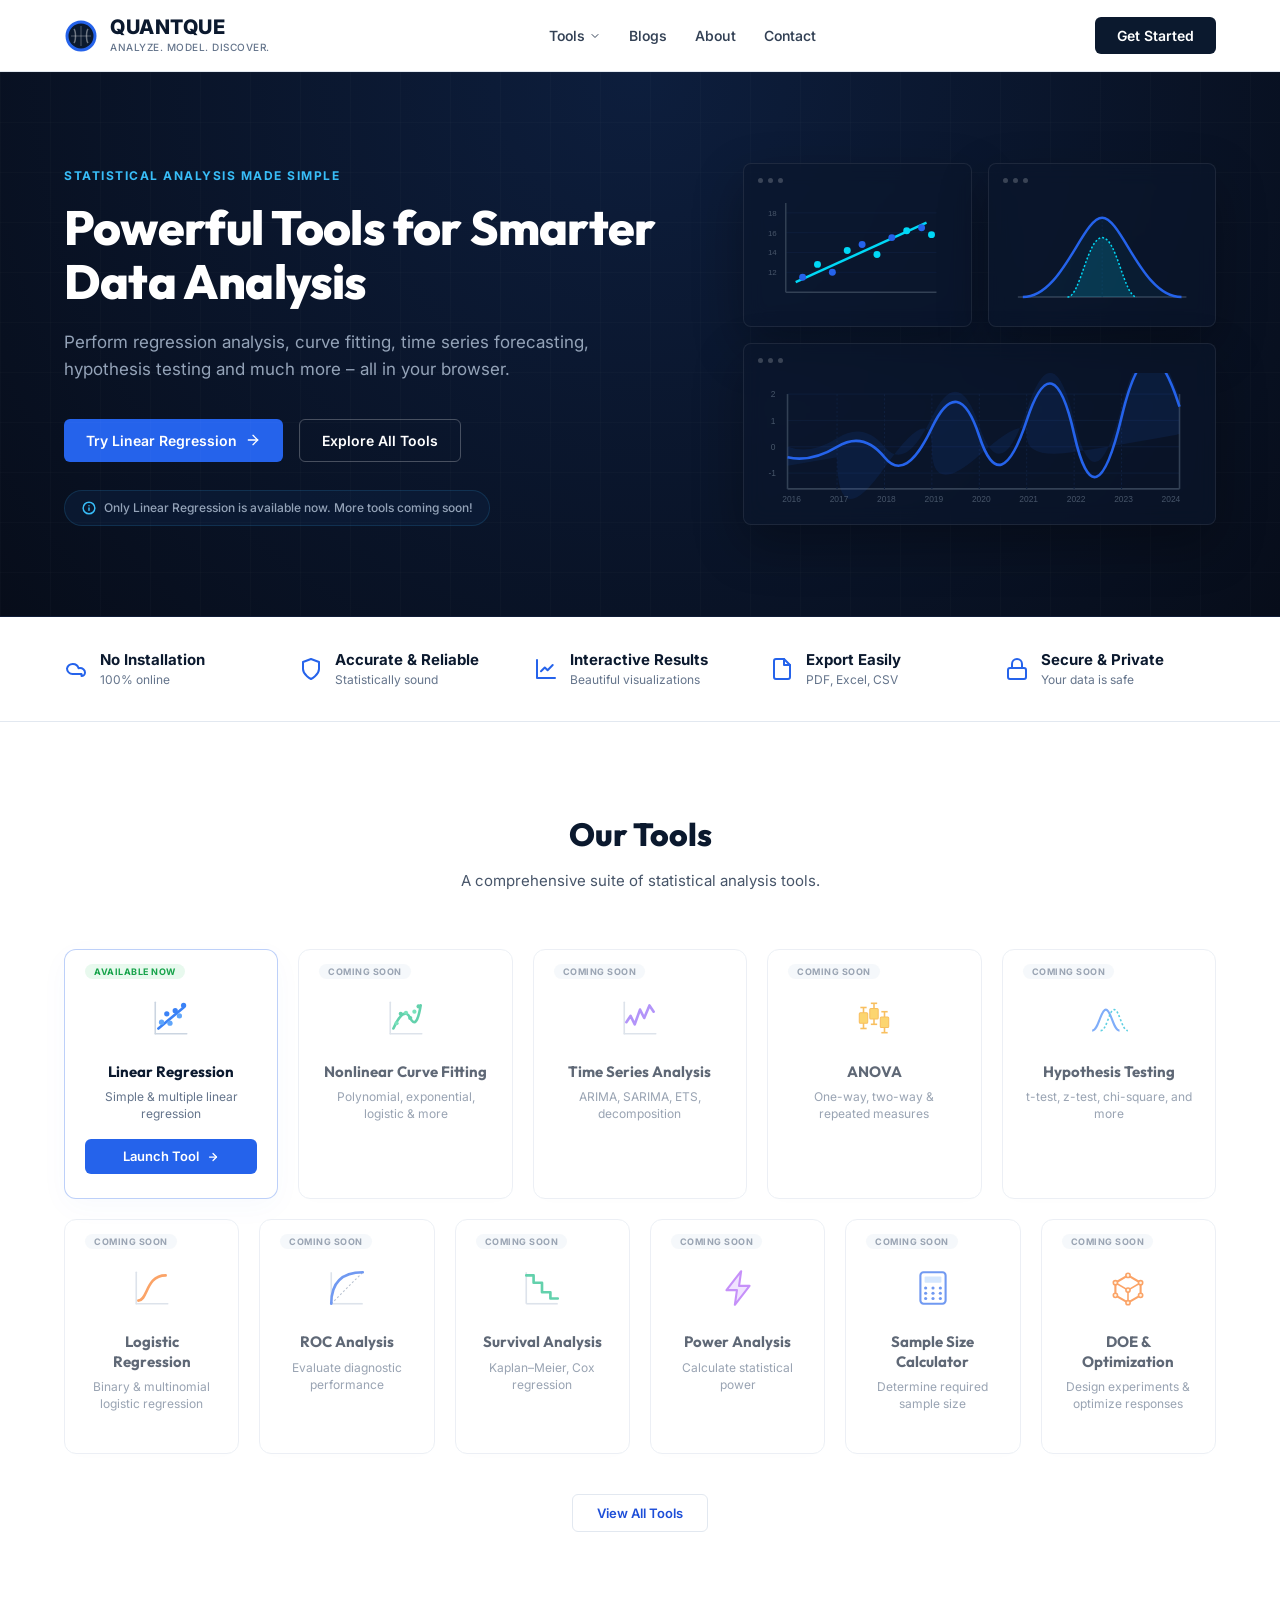
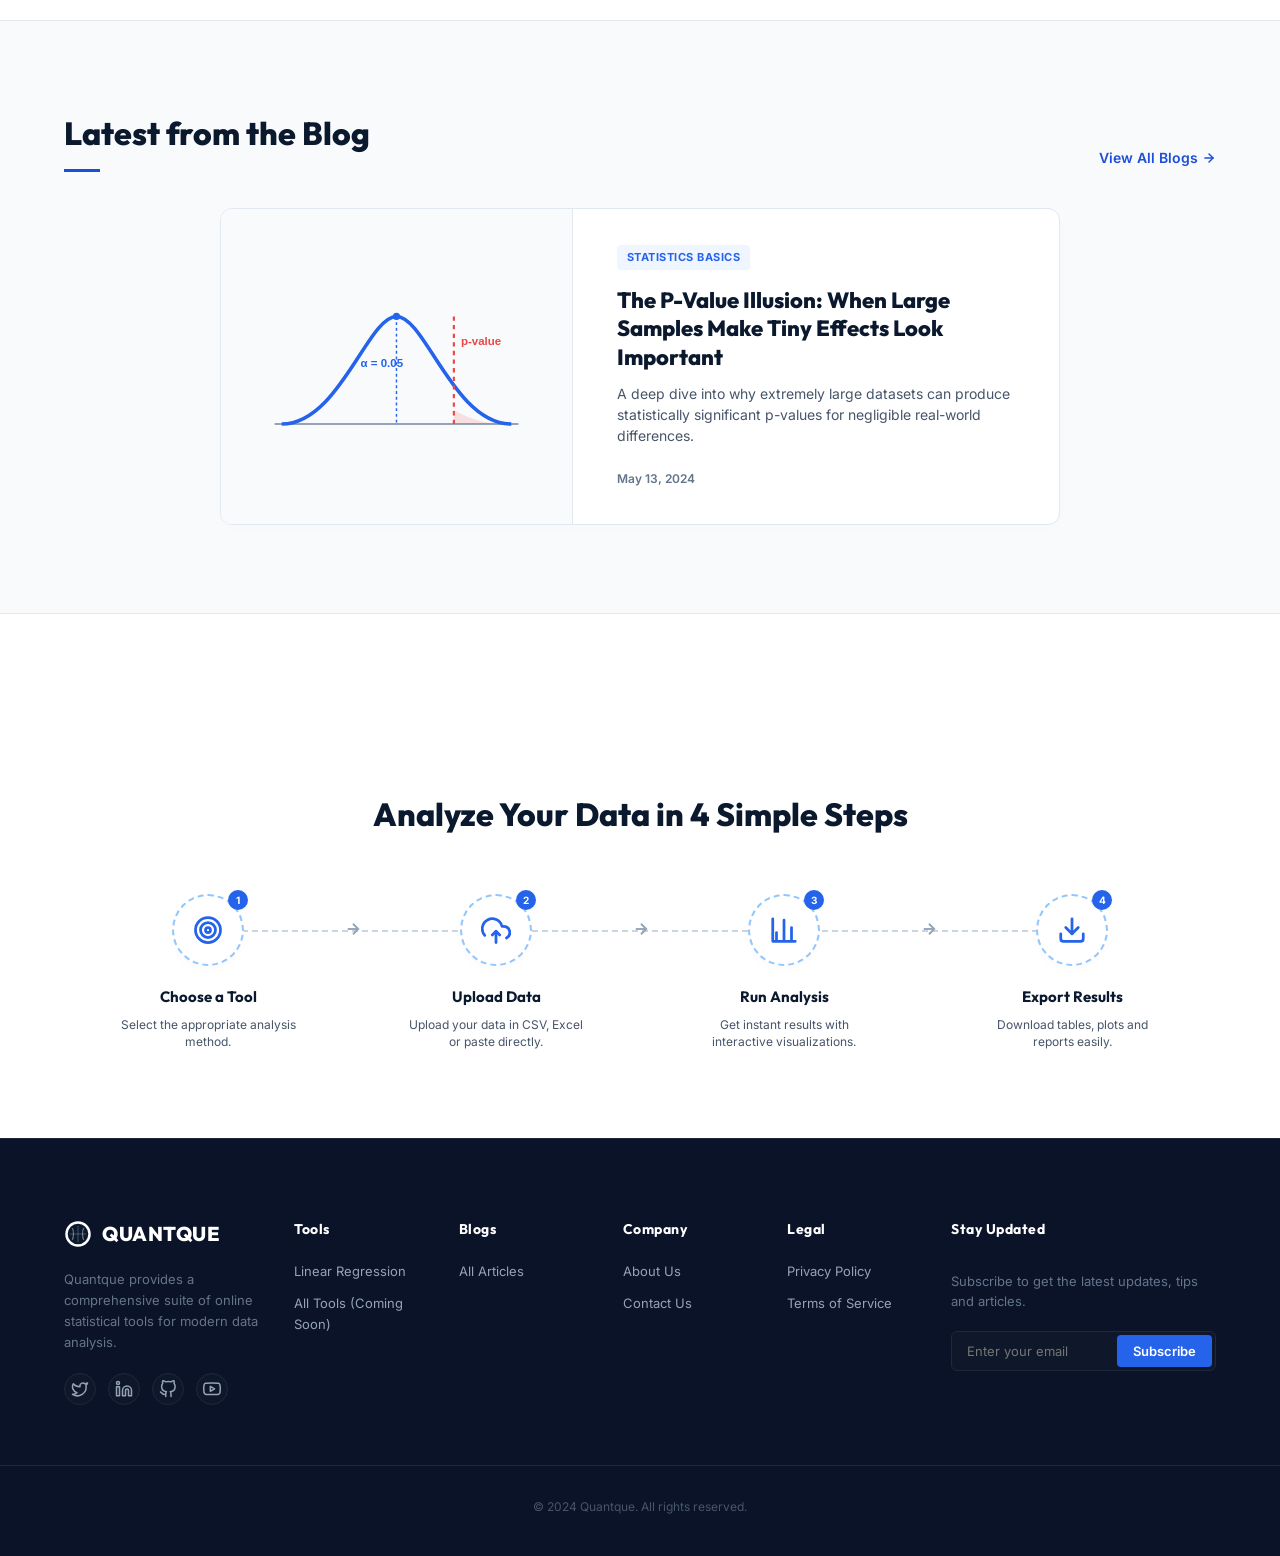
<file: index.html>
<!DOCTYPE html>
<html lang="en">
<head>
    <meta charset="UTF-8">
    <meta name="viewport" content="width=device-width, initial-scale=1.0">
    <title>QuantQue - Data Science & Models</title>
    <link rel="stylesheet" href="styles.css">
</head>
<body>

    <!-- Header / Navbar -->
    <header class="header">
        <div class="container header-container">
            <div class="logo-container">
                <div class="logo-icon">
                    <!-- Q logo: circle with global grid lines -->
                    <svg width="34" height="34" viewBox="0 0 34 34" fill="none" xmlns="http://www.w3.org/2000/svg">
                        <circle cx="17" cy="17" r="14" fill="#0b192e"/>
                        <circle cx="17" cy="17" r="14" stroke="#2563eb" stroke-width="3"/>
                        <path d="M7 17H27" stroke="rgba(255, 255, 255, 0.2)" stroke-width="1.5"/>
                        <path d="M17 7V27" stroke="rgba(255, 255, 255, 0.2)" stroke-width="1.5"/>
                        <path d="M10 10C12 12.5 12 21.5 10 24" stroke="rgba(255, 255, 255, 0.4)" stroke-width="1.5"/>
                        <path d="M24 10C22 12.5 22 21.5 24 24" stroke="rgba(255, 255, 255, 0.4)" stroke-width="1.5"/>
                    </svg>
                </div>
                <div class="logo-text">
                    <span class="logo-title">QUANTQUE</span>
                    <span class="logo-tagline">Analyze. Model. Discover.</span>
                </div>
            </div>
            
            <nav class="nav-links">
                <div class="nav-item">
                    Tools
                    <svg width="12" height="12" viewBox="0 0 24 24" fill="none" stroke="currentColor" stroke-width="2" stroke-linecap="round" stroke-linejoin="round"><path d="m6 9 6 6 6-6"/></svg>
                </div>
                <a href="#blog" class="nav-item">Blogs</a>
                <a href="#about" class="nav-item">About</a>
                <a href="#contact" class="nav-item">Contact</a>
            </nav>
            
            <div class="nav-actions">
                <button class="btn btn-primary">Get Started</button>
            </div>
        </div>
    </header>

    <!-- Hero Section -->
    <section class="hero">
        <div class="container hero-grid">
            <div class="hero-content">
                <span class="hero-tag">Statistical Analysis Made Simple</span>
                <h1 class="hero-title">Powerful Tools for Smarter Data Analysis</h1>
                <p class="hero-desc">
                    Perform regression analysis, curve fitting, time series forecasting, hypothesis testing and much more – all in your browser.
                </p>
                <div class="hero-actions">
                    <a href="tools/linear_regression_analysis/index.html" class="btn btn-blue">
                        Try Linear Regression 
                        <svg width="16" height="16" viewBox="0 0 24 24" fill="none" stroke="currentColor" stroke-width="2" stroke-linecap="round" stroke-linejoin="round"><path d="M5 12h14"/><path d="m12 5 7 7-7 7"/></svg>
                    </a>
                    <a href="#tools" class="btn btn-outline">Explore All Tools</a>
                </div>
                <div class="hero-notice">
                    <svg width="14" height="14" viewBox="0 0 24 24" fill="none" stroke="#38bdf8" stroke-width="2.5" stroke-linecap="round" stroke-linejoin="round"><circle cx="12" cy="12" r="10"/><line x1="12" y1="16" x2="12" y2="12"/><line x1="12" y1="8" x2="12.01" y2="8"/></svg>
                    <span>Only Linear Regression is available now. More tools coming soon!</span>
                </div>
            </div>
            
            <div class="hero-graphic">
                <div class="mockup-grid">
                    <!-- Top Left Card: Scatter Plot -->
                    <div class="mockup-card">
                        <div class="card-header-dots">
                            <span></span><span></span><span></span>
                        </div>
                        <svg class="chart-svg" viewBox="0 0 200 120" fill="none" xmlns="http://www.w3.org/2000/svg">
                            <!-- Grid lines -->
                            <line x1="28" y1="20" x2="180" y2="20" stroke="#10203e" stroke-width="0.75"/>
                            <line x1="28" y1="40" x2="180" y2="40" stroke="#10203e" stroke-width="0.75"/>
                            <line x1="28" y1="60" x2="180" y2="60" stroke="#10203e" stroke-width="0.75"/>
                            <line x1="28" y1="80" x2="180" y2="80" stroke="#10203e" stroke-width="0.75"/>
                            <line x1="28" y1="100" x2="180" y2="100" stroke="#334155" stroke-width="1.5"/>
                            <line x1="28" y1="10" x2="28" y2="100" stroke="#334155" stroke-width="1.5"/>
                            
                            <!-- Left tick labels -->
                            <text x="10" y="23" fill="#475569" font-size="8" font-family="sans-serif">18</text>
                            <text x="10" y="43" fill="#475569" font-size="8" font-family="sans-serif">16</text>
                            <text x="10" y="63" fill="#475569" font-size="8" font-family="sans-serif">14</text>
                            <text x="10" y="83" fill="#475569" font-size="8" font-family="sans-serif">12</text>
                            
                            <!-- Regression trendline -->
                            <line x1="38" y1="90" x2="170" y2="30" stroke="#00d8f6" stroke-width="2.5"/>
                            
                            <!-- Scatter points -->
                            <circle cx="45" cy="85" r="3.5" fill="#2563eb"/>
                            <circle cx="60" cy="72" r="3.5" fill="#00d8f6"/>
                            <circle cx="75" cy="80" r="3.5" fill="#2563eb"/>
                            <circle cx="90" cy="58" r="3.5" fill="#00d8f6"/>
                            <circle cx="105" cy="52" r="3.5" fill="#2563eb"/>
                            <circle cx="120" cy="62" r="3.5" fill="#00d8f6"/>
                            <circle cx="135" cy="45" r="3.5" fill="#2563eb"/>
                            <circle cx="150" cy="38" r="3.5" fill="#00d8f6"/>
                            <circle cx="165" cy="35" r="3.5" fill="#2563eb"/>
                            <circle cx="175" cy="42" r="3.5" fill="#00d8f6"/>
                        </svg>
                    </div>
                    
                    <!-- Top Right Card: Bell Curve -->
                    <div class="mockup-card">
                        <div class="card-header-dots">
                            <span></span><span></span><span></span>
                        </div>
                        <svg class="chart-svg" viewBox="0 0 200 120" fill="none" xmlns="http://www.w3.org/2000/svg">
                            <!-- Axes -->
                            <line x1="15" y1="105" x2="185" y2="105" stroke="#334155" stroke-width="1.5"/>
                            <line x1="100" y1="20" x2="100" y2="105" stroke="#10203e" stroke-dasharray="2 2"/>
                            
                            <!-- Bell curve area fill -->
                            <path d="M 20 105 C 60 105, 80 25, 100 25 C 120 25, 140 105, 180 105 Z" fill="rgba(6, 182, 212, 0.05)"/>
                            
                            <!-- Bell curve -->
                            <path d="M 20 105 C 60 105, 80 25, 100 25 C 120 25, 140 105, 180 105" stroke="#2563eb" stroke-width="2.5" fill="none"/>
                            
                            <!-- Normal shaded area -->
                            <path d="M 65 105 C 78 105, 85 45, 100 45 C 115 45, 122 105, 135 105 Z" fill="rgba(0, 216, 246, 0.15)"/>
                            <path d="M 65 105 C 78 105, 85 45, 100 45 C 115 45, 122 105, 135 105" stroke="#00d8f6" stroke-width="1.5" stroke-dasharray="2 2" fill="none"/>
                        </svg>
                    </div>
                    
                    <!-- Bottom Card: Time Series -->
                    <div class="mockup-card mockup-card-large">
                        <div class="card-header-dots">
                            <span></span><span></span><span></span>
                        </div>
                        <svg class="chart-svg" viewBox="0 0 420 130" fill="none" xmlns="http://www.w3.org/2000/svg">
                            <!-- Grid lines -->
                            <line x1="28" y1="20" x2="400" y2="20" stroke="#10203e" stroke-width="0.75"/>
                            <line x1="28" y1="45" x2="400" y2="45" stroke="#10203e" stroke-width="0.75"/>
                            <line x1="28" y1="70" x2="400" y2="70" stroke="#10203e" stroke-width="0.75"/>
                            <line x1="28" y1="95" x2="400" y2="95" stroke="#10203e" stroke-width="0.75"/>
                            <line x1="28" y1="110" x2="400" y2="110" stroke="#334155" stroke-width="1.5"/>
                            
                            <!-- Vertical grid columns -->
                            <line x1="28" y1="20" x2="28" y2="110" stroke="#334155" stroke-width="1.5"/>
                            <line x1="75" y1="20" x2="75" y2="110" stroke="#10203e" stroke-dasharray="2 2"/>
                            <line x1="120" y1="20" x2="120" y2="110" stroke="#10203e" stroke-dasharray="2 2"/>
                            <line x1="165" y1="20" x2="165" y2="110" stroke="#10203e" stroke-dasharray="2 2"/>
                            <line x1="210" y1="20" x2="210" y2="110" stroke="#10203e" stroke-dasharray="2 2"/>
                            <line x1="255" y1="20" x2="255" y2="110" stroke="#10203e" stroke-dasharray="2 2"/>
                            <line x1="300" y1="20" x2="300" y2="110" stroke="#10203e" stroke-dasharray="2 2"/>
                            <line x1="345" y1="20" x2="345" y2="110" stroke="#10203e" stroke-dasharray="2 2"/>
                            <line x1="400" y1="20" x2="400" y2="110" stroke="#334155" stroke-width="1.5"/>
                            
                            <!-- Left tick labels -->
                            <text x="12" y="23" fill="#475569" font-size="8" font-family="sans-serif">2</text>
                            <text x="12" y="48" fill="#475569" font-size="8" font-family="sans-serif">1</text>
                            <text x="12" y="73" fill="#475569" font-size="8" font-family="sans-serif">0</text>
                            <text x="10" y="98" fill="#475569" font-size="8" font-family="sans-serif">-1</text>
                            
                            <!-- Uncertainty shaded area -->
                            <path d="M 28 70 Q 50 78, 75 62 T 120 70 T 165 42 T 210 50 T 255 35 T 300 45 T 345 32 T 400 24 L 400 58 Q 345 68, 300 75 T 255 60 T 210 78 T 165 72 T 120 90 T 75 80 L 28 88 Z" fill="rgba(37, 99, 235, 0.1)"/>
                            
                            <!-- Main wavy time series line -->
                            <path d="M 28 80 Q 50 85, 75 70 T 120 80 T 165 52 T 210 60 T 255 45 T 300 58 T 345 42 T 400 32" stroke="#2563eb" stroke-width="2.5" fill="none"/>
                            
                            <!-- Axis labels -->
                            <text x="23" y="122" fill="#475569" font-size="8" font-family="sans-serif">2016</text>
                            <text x="68" y="122" fill="#475569" font-size="8" font-family="sans-serif">2017</text>
                            <text x="113" y="122" fill="#475569" font-size="8" font-family="sans-serif">2018</text>
                            <text x="158" y="122" fill="#475569" font-size="8" font-family="sans-serif">2019</text>
                            <text x="203" y="122" fill="#475569" font-size="8" font-family="sans-serif">2020</text>
                            <text x="248" y="122" fill="#475569" font-size="8" font-family="sans-serif">2021</text>
                            <text x="293" y="122" fill="#475569" font-size="8" font-family="sans-serif">2022</text>
                            <text x="338" y="122" fill="#475569" font-size="8" font-family="sans-serif">2023</text>
                            <text x="383" y="122" fill="#475569" font-size="8" font-family="sans-serif">2024</text>
                        </svg>
                    </div>
                </div>
            </div>
        </div>
    </section>

    <!-- Features Bar Section -->
    <section class="features-bar">
        <div class="container features-row">
            <!-- Item 1 -->
            <div class="feature-item">
                <div class="feature-icon-wrapper">
                    <svg width="24" height="24" viewBox="0 0 24 24" fill="none" stroke="currentColor" stroke-width="2" stroke-linecap="round" stroke-linejoin="round"><path d="M17.5 19A3.5 3.5 0 0 0 21 15.5c0-2.79-2.54-4.5-5-4.5-.48 0-.96.06-1.42.17A6 6 0 0 0 3 11.5C3 14.52 5.5 17 8.5 17h9Z"/></svg>
                </div>
                <div class="feature-content">
                    <span class="feature-title">No Installation</span>
                    <span class="feature-desc">100% online</span>
                </div>
            </div>
            <!-- Item 2 -->
            <div class="feature-item">
                <div class="feature-icon-wrapper">
                    <svg width="24" height="24" viewBox="0 0 24 24" fill="none" stroke="currentColor" stroke-width="2" stroke-linecap="round" stroke-linejoin="round"><path d="M12 22s8-4 8-10V5l-8-3-8 3v7c0 6 8 10 8 10z"/></svg>
                </div>
                <div class="feature-content">
                    <span class="feature-title">Accurate & Reliable</span>
                    <span class="feature-desc">Statistically sound</span>
                </div>
            </div>
            <!-- Item 3 -->
            <div class="feature-item">
                <div class="feature-icon-wrapper">
                    <svg width="24" height="24" viewBox="0 0 24 24" fill="none" stroke="currentColor" stroke-width="2" stroke-linecap="round" stroke-linejoin="round"><path d="M3 3v18h18"/><path d="M18.7 8l-5.1 5.2-2.8-2.7L7 14.3"/></svg>
                </div>
                <div class="feature-content">
                    <span class="feature-title">Interactive Results</span>
                    <span class="feature-desc">Beautiful visualizations</span>
                </div>
            </div>
            <!-- Item 4 -->
            <div class="feature-item">
                <div class="feature-icon-wrapper">
                    <svg width="24" height="24" viewBox="0 0 24 24" fill="none" stroke="currentColor" stroke-width="2" stroke-linecap="round" stroke-linejoin="round"><path d="M14 2H6a2 2 0 0 0-2 2v16a2 2 0 0 0 2 2h12a2 2 0 0 0 2-2V8z"/><polyline points="14 2 14 8 20 8"/></svg>
                </div>
                <div class="feature-content">
                    <span class="feature-title">Export Easily</span>
                    <span class="feature-desc">PDF, Excel, CSV</span>
                </div>
            </div>
            <!-- Item 5 -->
            <div class="feature-item">
                <div class="feature-icon-wrapper">
                    <svg width="24" height="24" viewBox="0 0 24 24" fill="none" stroke="currentColor" stroke-width="2" stroke-linecap="round" stroke-linejoin="round"><rect x="3" y="11" width="18" height="11" rx="2" ry="2"/><path d="M7 11V7a5 5 0 0 1 10 0v4"/></svg>
                </div>
                <div class="feature-content">
                    <span class="feature-title">Secure & Private</span>
                    <span class="feature-desc">Your data is safe</span>
                </div>
            </div>
        </div>
    </section>

    <!-- Popular Statistical Tools Section -->
    <section id="tools" class="container">
        <div class="section-header">
            <h2 class="section-title">Our Tools</h2>
            <p class="section-desc">A comprehensive suite of statistical analysis tools.</p>
        </div>
        
        <!-- Row 1: 5 columns -->
        <div class="tools-grid tools-grid-5">
            <!-- Tool 1: Linear Regression -->
            <div class="tool-card tool-card-available">
                <span class="card-badge badge-available">Available Now</span>
                <div class="tool-icon-wrapper">
                    <svg width="42" height="42" viewBox="0 0 40 40" fill="none" xmlns="http://www.w3.org/2000/svg">
                        <line x1="5" y1="35" x2="35" y2="35" stroke="#cbd5e1" stroke-width="1.5" stroke-linecap="round"/>
                        <line x1="5" y1="35" x2="5" y2="5" stroke="#cbd5e1" stroke-width="1.5" stroke-linecap="round"/>
                        <line x1="8" y1="30" x2="32" y2="10" stroke="#3b82f6" stroke-width="2.5" stroke-linecap="round"/>
                        <circle cx="11" cy="24" r="2.5" fill="#60a5fa"/>
                        <circle cx="16" cy="16" r="2.5" fill="#3b82f6"/>
                        <circle cx="19" cy="25" r="2.5" fill="#60a5fa"/>
                        <circle cx="24" cy="13" r="2.5" fill="#3b82f6"/>
                        <circle cx="28" cy="18" r="2.5" fill="#60a5fa"/>
                        <circle cx="32" cy="8" r="2.5" fill="#3b82f6"/>
                    </svg>
                </div>
                <h3 class="tool-name">Linear Regression</h3>
                <p class="tool-desc">Simple & multiple linear regression</p>
                <a href="tools/linear_regression_analysis/index.html" class="btn btn-blue btn-card">
                    Launch Tool
                    <svg width="12" height="12" viewBox="0 0 24 24" fill="none" stroke="currentColor" stroke-width="2.5" stroke-linecap="round" stroke-linejoin="round"><path d="M5 12h14"/><path d="m12 5 7 7-7 7"/></svg>
                </a>
            </div>

            <!-- Tool 2: Nonlinear Curve Fitting -->
            <div class="tool-card tool-card-disabled">
                <span class="card-badge badge-soon">Coming Soon</span>
                <div class="tool-icon-wrapper">
                    <svg width="42" height="42" viewBox="0 0 40 40" fill="none" xmlns="http://www.w3.org/2000/svg">
                        <line x1="5" y1="35" x2="35" y2="35" stroke="#cbd5e1" stroke-width="1.5" stroke-linecap="round"/>
                        <line x1="5" y1="35" x2="5" y2="5" stroke="#cbd5e1" stroke-width="1.5" stroke-linecap="round"/>
                        <path d="M 8 30 Q 18 8 24 20 T 34 8" stroke="#10b981" stroke-width="2.5" fill="none" stroke-linecap="round"/>
                        <circle cx="11" cy="25" r="2" fill="#34d399"/>
                        <circle cx="15" cy="16" r="2" fill="#10b981"/>
                        <circle cx="20" cy="15" r="2" fill="#34d399"/>
                        <circle cx="24" cy="20" r="2" fill="#10b981"/>
                        <circle cx="28" cy="14" r="2" fill="#34d399"/>
                        <circle cx="32" cy="9" r="2" fill="#10b981"/>
                    </svg>
                </div>
                <h3 class="tool-name">Nonlinear Curve Fitting</h3>
                <p class="tool-desc">Polynomial, exponential, logistic & more</p>
            </div>

            <!-- Tool 3: Time Series Analysis -->
            <div class="tool-card tool-card-disabled">
                <span class="card-badge badge-soon">Coming Soon</span>
                <div class="tool-icon-wrapper">
                    <svg width="42" height="42" viewBox="0 0 40 40" fill="none" xmlns="http://www.w3.org/2000/svg">
                        <line x1="5" y1="35" x2="35" y2="35" stroke="#cbd5e1" stroke-width="1.5" stroke-linecap="round"/>
                        <line x1="5" y1="35" x2="5" y2="5" stroke="#cbd5e1" stroke-width="1.5" stroke-linecap="round"/>
                        <path d="M 7 24 L 11 18 L 15 26 L 20 12 L 24 20 L 29 8 L 33 14" stroke="#8b5cf6" stroke-width="2.5" fill="none" stroke-linecap="round" stroke-linejoin="round"/>
                    </svg>
                </div>
                <h3 class="tool-name">Time Series Analysis</h3>
                <p class="tool-desc">ARIMA, SARIMA, ETS, decomposition</p>
            </div>

            <!-- Tool 4: ANOVA -->
            <div class="tool-card tool-card-disabled">
                <span class="card-badge badge-soon">Coming Soon</span>
                <div class="tool-icon-wrapper">
                    <svg width="42" height="42" viewBox="0 0 40 40" fill="none" xmlns="http://www.w3.org/2000/svg">
                        <line x1="10" y1="10" x2="10" y2="30" stroke="#f59e0b" stroke-width="1.5"/>
                        <line x1="7" y1="10" x2="13" y2="10" stroke="#f59e0b" stroke-width="1.5"/>
                        <line x1="7" y1="30" x2="13" y2="30" stroke="#f59e0b" stroke-width="1.5"/>
                        <rect x="6" y="15" width="8" height="10" fill="#fbbf24" stroke="#f59e0b" stroke-width="1" rx="1"/>
                        
                        <line x1="20" y1="6" x2="20" y2="26" stroke="#f59e0b" stroke-width="1.5"/>
                        <line x1="17" y1="6" x2="23" y2="6" stroke="#f59e0b" stroke-width="1.5"/>
                        <line x1="17" y1="26" x2="23" y2="26" stroke="#f59e0b" stroke-width="1.5"/>
                        <rect x="16" y="11" width="8" height="10" fill="#fbbf24" stroke="#f59e0b" stroke-width="1" rx="1"/>
                        
                        <line x1="30" y1="14" x2="30" y2="34" stroke="#f59e0b" stroke-width="1.5"/>
                        <line x1="27" y1="14" x2="33" y2="14" stroke="#f59e0b" stroke-width="1.5"/>
                        <line x1="27" y1="34" x2="33" y2="34" stroke="#f59e0b" stroke-width="1.5"/>
                        <rect x="26" y="19" width="8" height="10" fill="#fbbf24" stroke="#f59e0b" stroke-width="1" rx="1"/>
                    </svg>
                </div>
                <h3 class="tool-name">ANOVA</h3>
                <p class="tool-desc">One-way, two-way & repeated measures</p>
            </div>

            <!-- Tool 5: Hypothesis Testing -->
            <div class="tool-card tool-card-disabled">
                <span class="card-badge badge-soon">Coming Soon</span>
                <div class="tool-icon-wrapper">
                    <svg width="42" height="42" viewBox="0 0 40 40" fill="none" xmlns="http://www.w3.org/2000/svg">
                        <path d="M 4 32 C 10 32, 12 12, 17 12 C 22 12, 24 32, 30 32" stroke="#3b82f6" stroke-width="2" fill="none"/>
                        <path d="M 12 32 C 18 32, 20 12, 25 12 C 30 12, 32 32, 38 32" stroke="#06b6d4" stroke-width="1.5" stroke-dasharray="2 2" fill="none"/>
                    </svg>
                </div>
                <h3 class="tool-name">Hypothesis Testing</h3>
                <p class="tool-desc">t-test, z-test, chi-square, and more</p>
            </div>
        </div>
        
        <!-- Row 2: 6 columns -->
        <div class="tools-grid tools-grid-6">
            <!-- Tool 6: Logistic Regression -->
            <div class="tool-card tool-card-disabled">
                <span class="card-badge badge-soon">Coming Soon</span>
                <div class="tool-icon-wrapper">
                    <svg width="42" height="42" viewBox="0 0 40 40" fill="none" xmlns="http://www.w3.org/2000/svg">
                        <line x1="5" y1="35" x2="35" y2="35" stroke="#cbd5e1" stroke-width="1.5" stroke-linecap="round"/>
                        <line x1="5" y1="35" x2="5" y2="5" stroke="#cbd5e1" stroke-width="1.5" stroke-linecap="round"/>
                        <path d="M 7 32 C 16 32, 14 8, 33 8" stroke="#f97316" stroke-width="2.5" fill="none" stroke-linecap="round"/>
                    </svg>
                </div>
                <h3 class="tool-name">Logistic Regression</h3>
                <p class="tool-desc">Binary & multinomial logistic regression</p>
            </div>

            <!-- Tool 7: ROC Analysis -->
            <div class="tool-card tool-card-disabled">
                <span class="card-badge badge-soon">Coming Soon</span>
                <div class="tool-icon-wrapper">
                    <svg width="42" height="42" viewBox="0 0 40 40" fill="none" xmlns="http://www.w3.org/2000/svg">
                        <line x1="5" y1="35" x2="35" y2="35" stroke="#cbd5e1" stroke-width="1.5"/>
                        <line x1="5" y1="35" x2="5" y2="5" stroke="#cbd5e1" stroke-width="1.5"/>
                        <line x1="5" y1="35" x2="35" y2="5" stroke="#94a3b8" stroke-width="1" stroke-dasharray="2 2"/>
                        <path d="M 5 35 C 5 15, 15 5, 35 5" stroke="#2563eb" stroke-width="2.5" fill="none" stroke-linecap="round"/>
                    </svg>
                </div>
                <h3 class="tool-name">ROC Analysis</h3>
                <p class="tool-desc">Evaluate diagnostic performance</p>
            </div>

            <!-- Tool 8: Survival Analysis -->
            <div class="tool-card tool-card-disabled">
                <span class="card-badge badge-soon">Coming Soon</span>
                <div class="tool-icon-wrapper">
                    <svg width="42" height="42" viewBox="0 0 40 40" fill="none" xmlns="http://www.w3.org/2000/svg">
                        <line x1="5" y1="35" x2="35" y2="35" stroke="#cbd5e1" stroke-width="1.5"/>
                        <line x1="5" y1="35" x2="5" y2="5" stroke="#cbd5e1" stroke-width="1.5"/>
                        <path d="M 5 8 H 12 V 15 H 20 V 24 H 28 V 30 H 35" stroke="#10b981" stroke-width="2.5" fill="none" stroke-linecap="round" stroke-linejoin="round"/>
                    </svg>
                </div>
                <h3 class="tool-name">Survival Analysis</h3>
                <p class="tool-desc">Kaplan–Meier, Cox regression</p>
            </div>

            <!-- Tool 9: Power Analysis -->
            <div class="tool-card tool-card-disabled">
                <span class="card-badge badge-soon">Coming Soon</span>
                <div class="tool-icon-wrapper">
                    <svg width="42" height="42" viewBox="0 0 40 40" fill="none" xmlns="http://www.w3.org/2000/svg">
                        <path d="M 23 4 L 9 22 H 19 L 17 36 L 31 18 H 21 L 23 4 Z" fill="#e9d5ff" stroke="#a855f7" stroke-width="2" stroke-linejoin="round"/>
                    </svg>
                </div>
                <h3 class="tool-name">Power Analysis</h3>
                <p class="tool-desc">Calculate statistical power</p>
            </div>

            <!-- Tool 10: Sample Size Calculator -->
            <div class="tool-card tool-card-disabled">
                <span class="card-badge badge-soon">Coming Soon</span>
                <div class="tool-icon-wrapper">
                    <svg width="42" height="42" viewBox="0 0 40 40" fill="none" xmlns="http://www.w3.org/2000/svg">
                        <rect x="8" y="5" width="24" height="30" rx="3" stroke="#2563eb" stroke-width="2"/>
                        <rect x="12" y="9" width="16" height="6" fill="#bfdbfe" rx="1"/>
                        <circle cx="13" cy="20" r="1.5" fill="#2563eb"/>
                        <circle cx="20" cy="20" r="1.5" fill="#2563eb"/>
                        <circle cx="27" cy="20" r="1.5" fill="#2563eb"/>
                        <circle cx="13" cy="25" r="1.5" fill="#2563eb"/>
                        <circle cx="20" cy="25" r="1.5" fill="#2563eb"/>
                        <circle cx="27" cy="25" r="1.5" fill="#2563eb"/>
                        <circle cx="13" cy="30" r="1.5" fill="#2563eb"/>
                        <circle cx="20" cy="30" r="1.5" fill="#2563eb"/>
                        <circle cx="27" cy="30" r="1.5" fill="#2563eb"/>
                    </svg>
                </div>
                <h3 class="tool-name">Sample Size Calculator</h3>
                <p class="tool-desc">Determine required sample size</p>
            </div>

            <!-- Tool 11: DOE & Optimization -->
            <div class="tool-card tool-card-disabled">
                <span class="card-badge badge-soon">Coming Soon</span>
                <div class="tool-icon-wrapper">
                    <svg width="42" height="42" viewBox="0 0 40 40" fill="none" xmlns="http://www.w3.org/2000/svg">
                        <path d="M 20 8 L 32 15 V 27 L 20 34 L 8 27 V 15 L 20 8 Z" stroke="#f97316" stroke-width="2" stroke-linejoin="round"/>
                        <path d="M 8 15 L 20 22 L 32 15" stroke="#f97316" stroke-width="1.5" stroke-linejoin="round"/>
                        <line x1="20" y1="22" x2="20" y2="34" stroke="#f97316" stroke-width="1.5"/>
                        <circle cx="20" cy="8" r="2" fill="#ffedd5" stroke="#f97316" stroke-width="1.5"/>
                        <circle cx="32" cy="15" r="2" fill="#ffedd5" stroke="#f97316" stroke-width="1.5"/>
                        <circle cx="32" cy="27" r="2" fill="#ffedd5" stroke="#f97316" stroke-width="1.5"/>
                        <circle cx="20" cy="34" r="2" fill="#ffedd5" stroke="#f97316" stroke-width="1.5"/>
                        <circle cx="8" cy="27" r="2" fill="#ffedd5" stroke="#f97316" stroke-width="1.5"/>
                        <circle cx="8" cy="15" r="2" fill="#ffedd5" stroke="#f97316" stroke-width="1.5"/>
                        <circle cx="20" cy="22" r="2" fill="#ffedd5" stroke="#f97316" stroke-width="1.5"/>
                    </svg>
                </div>
                <h3 class="tool-name">DOE & Optimization</h3>
                <p class="tool-desc">Design experiments & optimize responses</p>
            </div>
        </div>
        
        <div class="center-action">
            <button class="btn btn-view-all">View All Tools</button>
        </div>
    </section>

    <!-- Latest from the Blog Section -->
    <section id="blog" class="blog-section">
        <div class="container">
            <div class="blog-header">
                <div class="blog-header-left">
                    <h2 class="section-title">Latest from the Blog</h2>
                </div>
                <a href="blogs/p_value_illusion.html" class="blog-view-all-link">
                    View All Blogs 
                    <svg width="14" height="14" viewBox="0 0 24 24" fill="none" stroke="currentColor" stroke-width="2.5" stroke-linecap="round" stroke-linejoin="round"><path d="M5 12h14"/><path d="m12 5 7 7-7 7"/></svg>
                </a>
            </div>
            
            <div class="featured-blog-container">
                <a href="blogs/p_value_illusion.html" class="featured-blog-card">
                    <div class="featured-blog-image">
                        <svg width="100%" height="100%" viewBox="0 0 200 120" fill="none" xmlns="http://www.w3.org/2000/svg">
                            <!-- Horizontal axis -->
                            <line x1="15" y1="100" x2="185" y2="100" stroke="#94a3b8" stroke-width="1.5"/>
                            <!-- Bell curve -->
                            <path d="M 20 100 C 60 100, 80 25, 100 25 C 120 25, 140 100, 180 100" stroke="#2563eb" stroke-width="2.5" fill="none"/>
                            <!-- Shaded p-value tail area -->
                            <path d="M 140 90 C 150 96, 160 100, 180 100 L 140 100 Z" fill="rgba(239, 68, 68, 0.15)"/>
                            <!-- Alpha cutoff vertical line -->
                            <line x1="140" y1="25" x2="140" y2="100" stroke="#ef4444" stroke-dasharray="3 3" stroke-width="1.5"/>
                            <!-- Text labels -->
                            <text x="145" y="45" fill="#ef4444" font-size="8" font-family="sans-serif" font-weight="700">p-value</text>
                            <text x="75" y="60" fill="#2563eb" font-size="8" font-family="sans-serif" font-weight="700">α = 0.05</text>
                            <!-- Tiny effect mean shift representation -->
                            <circle cx="100" cy="25" r="2.5" fill="#2563eb"/>
                            <line x1="100" y1="25" x2="100" y2="100" stroke="#2563eb" stroke-dasharray="2 2" stroke-width="1"/>
                        </svg>
                    </div>
                    <div class="featured-blog-content">
                        <span class="blog-badge">Statistics Basics</span>
                        <h3 class="featured-blog-title">The P-Value Illusion: When Large Samples Make Tiny Effects Look Important</h3>
                        <p class="featured-blog-desc">A deep dive into why extremely large datasets can produce statistically significant p-values for negligible real-world differences.</p>
                        <span class="featured-blog-date">May 13, 2024</span>
                    </div>
                </a>
            </div>
        </div>
    </section>

    <!-- Steps Section -->
    <section class="steps-section">
        <div class="container">
            <div class="section-header">
                <h2 class="section-title">Analyze Your Data in 4 Simple Steps</h2>
            </div>
            
            <div class="steps-row">
                <!-- Step 1 -->
                <div class="step-item">
                    <div class="step-icon-container">
                        <span class="step-number">1</span>
                        <!-- Target/bulls-eye -->
                        <svg width="30" height="30" viewBox="0 0 24 24" fill="none" stroke="currentColor" stroke-width="2.2" stroke-linecap="round" stroke-linejoin="round">
                            <circle cx="12" cy="12" r="10"/>
                            <circle cx="12" cy="12" r="6"/>
                            <circle cx="12" cy="12" r="2"/>
                        </svg>
                    </div>
                    <h3 class="step-title">Choose a Tool</h3>
                    <p class="step-desc">Select the appropriate analysis method.</p>
                    <span class="step-arrow">
                        <svg width="18" height="18" viewBox="0 0 24 24" fill="none" stroke="currentColor" stroke-width="2.5"><path d="M5 12h14"/><path d="m12 5 7 7-7 7"/></svg>
                    </span>
                </div>
                
                <!-- Step 2 -->
                <div class="step-item">
                    <div class="step-icon-container">
                        <span class="step-number">2</span>
                        <!-- Cloud upload icon -->
                        <svg width="30" height="30" viewBox="0 0 24 24" fill="none" stroke="currentColor" stroke-width="2.2" stroke-linecap="round" stroke-linejoin="round">
                            <path d="M12 13V22" />
                            <polyline points="9 16 12 13 15 16" />
                            <path d="M20.39 18.39A5 5 0 0 0 18 9h-1.26A8 8 0 1 0 3 16.3" />
                        </svg>
                    </div>
                    <h3 class="step-title">Upload Data</h3>
                    <p class="step-desc">Upload your data in CSV, Excel or paste directly.</p>
                    <span class="step-arrow">
                        <svg width="18" height="18" viewBox="0 0 24 24" fill="none" stroke="currentColor" stroke-width="2.5"><path d="M5 12h14"/><path d="m12 5 7 7-7 7"/></svg>
                    </span>
                </div>
                
                <!-- Step 3 -->
                <div class="step-item">
                    <div class="step-icon-container">
                        <span class="step-number">3</span>
                        <!-- Bar chart with arrow -->
                        <svg width="30" height="30" viewBox="0 0 24 24" fill="none" stroke="currentColor" stroke-width="2.2" stroke-linecap="round" stroke-linejoin="round">
                            <line x1="18" y1="20" x2="18" y2="10"/>
                            <line x1="12" y1="20" x2="12" y2="4"/>
                            <line x1="6" y1="20" x2="6" y2="14"/>
                            <path d="M3 3v18h18" />
                        </svg>
                    </div>
                    <h3 class="step-title">Run Analysis</h3>
                    <p class="step-desc">Get instant results with interactive visualizations.</p>
                    <span class="step-arrow">
                        <svg width="18" height="18" viewBox="0 0 24 24" fill="none" stroke="currentColor" stroke-width="2.5"><path d="M5 12h14"/><path d="m12 5 7 7-7 7"/></svg>
                    </span>
                </div>
                
                <!-- Step 4 -->
                <div class="step-item">
                    <div class="step-icon-container">
                        <span class="step-number">4</span>
                        <!-- Download file icon -->
                        <svg width="30" height="30" viewBox="0 0 24 24" fill="none" stroke="currentColor" stroke-width="2.2" stroke-linecap="round" stroke-linejoin="round">
                            <path d="M21 15v4a2 2 0 0 1-2 2H5a2 2 0 0 1-2-2v-4"/>
                            <polyline points="7 10 12 15 17 10"/>
                            <line x1="12" y1="15" x2="12" y2="3"/>
                        </svg>
                    </div>
                    <h3 class="step-title">Export Results</h3>
                    <p class="step-desc">Download tables, plots and reports easily.</p>
                </div>
            </div>
        </div>
    </section>

    <!-- Footer Section -->
    <footer class="footer">
        <div class="container footer-grid">
            <!-- Brand Column -->
            <div class="footer-brand">
                <div class="footer-logo-container">
                    <!-- Footer Q logo -->
                    <svg width="28" height="28" viewBox="0 0 34 34" fill="none" xmlns="http://www.w3.org/2000/svg">
                        <circle cx="17" cy="17" r="14" fill="#0b192e"/>
                        <circle cx="17" cy="17" r="14" stroke="#ffffff" stroke-width="3"/>
                        <path d="M7 17H27" stroke="rgba(255, 255, 255, 0.2)" stroke-width="1.5"/>
                        <path d="M17 7V27" stroke="rgba(255, 255, 255, 0.2)" stroke-width="1.5"/>
                        <path d="M10 10C12 12.5 12 21.5 10 24" stroke="rgba(255, 255, 255, 0.4)" stroke-width="1.5"/>
                        <path d="M24 10C22 12.5 22 21.5 24 24" stroke="rgba(255, 255, 255, 0.4)" stroke-width="1.5"/>
                    </svg>
                    <span class="footer-logo-text">QUANTQUE</span>
                </div>
                <p class="footer-brand-desc">
                    Quantque provides a comprehensive suite of online statistical tools for modern data analysis.
                </p>
                <div class="footer-socials">
                    <a href="#" class="social-link">
                        <svg width="18" height="18" viewBox="0 0 24 24" fill="none" stroke="currentColor" stroke-width="2" stroke-linecap="round" stroke-linejoin="round"><path d="M22 4s-.7 2.1-2 3.4c1.6 10-9.4 17.3-18 11.6 2.2.1 4.4-.6 6-2C3 15.5.5 9.6 3 5c2.2 2.6 5.6 4.1 9 4-.9-4.2 4-6.6 7-3.8 1.1 0 3-1.2 3-1.2z"/></svg>
                    </a>
                    <a href="#" class="social-link">
                        <svg width="18" height="18" viewBox="0 0 24 24" fill="none" stroke="currentColor" stroke-width="2" stroke-linecap="round" stroke-linejoin="round"><path d="M16 8a6 6 0 0 1 6 6v7h-4v-7a2 2 0 0 0-2-2 2 2 0 0 0-2 2v7h-4v-7a6 6 0 0 1 6-6z"/><rect x="2" y="9" width="4" height="12"/><circle cx="4" cy="4" r="2"/></svg>
                    </a>
                    <a href="#" class="social-link">
                        <svg width="18" height="18" viewBox="0 0 24 24" fill="none" stroke="currentColor" stroke-width="2" stroke-linecap="round" stroke-linejoin="round"><path d="M9 19c-5 1.5-5-2.5-7-3m14 6v-3.87a3.37 3.37 0 0 0-.94-2.61c3.14-.35 6.44-1.54 6.44-7A5.44 5.44 0 0 0 20 4.77 5.07 5.07 0 0 0 19.91 1S18.73.65 16 2.48a13.38 13.38 0 0 0-7 0C6.27.65 5.09 1 5.09 1A5.07 5.07 0 0 0 5 4.77a5.44 5.44 0 0 0-1.5 3.78c0 5.42 3.3 6.61 6.44 7A3.37 3.37 0 0 0 9 18.13V22"/></svg>
                    </a>
                    <a href="#" class="social-link">
                        <svg width="18" height="18" viewBox="0 0 24 24" fill="none" stroke="currentColor" stroke-width="2" stroke-linecap="round" stroke-linejoin="round"><path d="M22.54 6.42a2.78 2.78 0 0 0-1.94-2C18.88 4 12 4 12 4s-6.88 0-8.6.46a2.78 2.78 0 0 0-1.94 2A29 29 0 0 0 1 11.75a29 29 0 0 0 .46 5.33A2.78 2.78 0 0 0 3.4 19c1.72.46 8.6.46 8.6.46s6.88 0 8.6-.46a2.78 2.78 0 0 0 1.94-2 29 29 0 0 0 .46-5.25 29 29 0 0 0-.46-5.33z"/><polygon points="9.75 15.02 15.5 11.75 9.75 8.48 9.75 15.02"/></svg>
                    </a>
                </div>
            </div>

            <!-- Column 1: Tools -->
            <div>
                <h4 class="footer-column-title">Tools</h4>
                <ul class="footer-links-list">
                    <li><a href="tools/linear_regression_analysis/index.html">Linear Regression</a></li>
                    <li><a href="#">All Tools (Coming Soon)</a></li>
                </ul>
            </div>

            <!-- Column 2: Blogs -->
            <div>
                <h4 class="footer-column-title">Blogs</h4>
                <ul class="footer-links-list">
                    <li><a href="blogs/p_value_illusion.html">All Articles</a></li>
                </ul>
            </div>

            <!-- Column 3: Company -->
            <div>
                <h4 class="footer-column-title">Company</h4>
                <ul class="footer-links-list">
                    <li><a href="#">About Us</a></li>
                    <li><a href="#">Contact Us</a></li>
                </ul>
            </div>

            <!-- Column 4: Legal -->
            <div>
                <h4 class="footer-column-title">Legal</h4>
                <ul class="footer-links-list">
                    <li><a href="#">Privacy Policy</a></li>
                    <li><a href="#">Terms of Service</a></li>
                </ul>
            </div>

            <!-- Column 5: Stay Updated -->
            <div class="footer-subscribe">
                <h4 class="footer-column-title">Stay Updated</h4>
                <p class="subscribe-desc">Subscribe to get the latest updates, tips and articles.</p>
                <form class="subscribe-form" onsubmit="event.preventDefault();">
                    <input type="email" placeholder="Enter your email" class="subscribe-input">
                    <button class="subscribe-btn">Subscribe</button>
                </form>
            </div>
        </div>

        <div class="footer-bottom">
            &copy; 2024 Quantque. All rights reserved.
        </div>
    </footer>
    <!-- Cloudflare Web Analytics -->
    <script type='module' src='https://static.cloudflareinsights.com/beacon.min.js' data-cf-beacon='{"token": "8306c730c2b94c11a622a176d6e1d171"}'></script>
    <!-- End Cloudflare Web Analytics -->
</body>
</html>
</file>
<file: styles.css>
@import url('https://fonts.googleapis.com/css2?family=Inter:wght@300;400;500;600;700;800&family=Outfit:wght@400;500;600;700;800&display=swap');

:root {
    --font-sans: 'Inter', sans-serif;
    --font-heading: 'Outfit', sans-serif;
    
    --bg-primary: #ffffff;
    --bg-secondary: #f8fafc;
    --bg-dark: #090f1c;
    --bg-dark-card: rgba(11, 22, 44, 0.6);
    --bg-hero: radial-gradient(circle at 50% 0%, #0d1e3d 0%, #070d1a 100%);
    
    --text-primary: #0f172a;
    --text-secondary: #475569;
    --text-muted: #64748b;
    --text-light: #94a3b8;
    --text-white: #ffffff;
    --text-white-muted: #94a3b8;
    
    --color-primary: #1d4ed8;
    --color-primary-hover: #1e40af;
    --color-accent: #38bdf8;
    --color-accent-hover: #0ea5e9;
    --color-border: #e2e8f0;
    --color-border-dark: #1e293b;
    
    --shadow-sm: 0 1px 2px 0 rgba(0, 0, 0, 0.05);
    --shadow-md: 0 4px 6px -1px rgba(0, 0, 0, 0.03), 0 2px 4px -2px rgba(0, 0, 0, 0.03);
    --shadow-lg: 0 10px 15px -3px rgba(0, 0, 0, 0.04), 0 4px 6px -4px rgba(0, 0, 0, 0.04);
    --shadow-card: 0 8px 30px rgba(0, 0, 0, 0.03);
    --shadow-card-hover: 0 20px 40px -15px rgba(29, 78, 216, 0.08);
    
    --radius-sm: 6px;
    --radius-md: 10px;
    --radius-lg: 16px;
    --radius-xl: 24px;
    --radius-full: 9999px;
    
    --transition: all 0.25s cubic-bezier(0.4, 0, 0.2, 1);
}

* {
    box-sizing: border-box;
    margin: 0;
    padding: 0;
}

body {
    font-family: var(--font-sans);
    background-color: var(--bg-primary);
    color: var(--text-primary);
    line-height: 1.5;
    -webkit-font-smoothing: antialiased;
    overflow-x: hidden;
}

h1, h2, h3, h4, h5, h6 {
    font-family: var(--font-heading);
    font-weight: 700;
}

a {
    color: inherit;
    text-decoration: none;
    transition: var(--transition);
}

button, input {
    font-family: inherit;
}

/* Container */
.container {
    max-width: 1200px;
    margin: 0 auto;
    padding: 0 24px;
}

/* Header / Navbar */
.header {
    background-color: rgba(255, 255, 255, 0.96);
    backdrop-filter: blur(10px);
    border-bottom: 1px solid var(--color-border);
    position: sticky;
    top: 0;
    z-index: 100;
    height: 72px;
    display: flex;
    align-items: center;
}

.header-container {
    display: flex;
    justify-content: space-between;
    align-items: center;
    width: 100%;
}

.logo-container {
    display: flex;
    align-items: center;
    gap: 12px;
}

.logo-icon {
    display: flex;
    align-items: center;
    justify-content: center;
    color: #0b192e;
    flex-shrink: 0;
}

.logo-text {
    display: flex;
    flex-direction: column;
}

.logo-title {
    font-size: 20px;
    font-weight: 800;
    line-height: 1;
    letter-spacing: 0.5px;
    color: #0b192e;
}

.logo-tagline {
    font-size: 10px;
    font-weight: 500;
    color: var(--text-muted);
    letter-spacing: 0.5px;
    margin-top: 3px;
    text-transform: uppercase;
}

.nav-links {
    display: flex;
    align-items: center;
    gap: 28px;
}

.nav-item {
    font-size: 14px;
    font-weight: 550;
    color: #334155;
    display: flex;
    align-items: center;
    gap: 4px;
    cursor: pointer;
}

.nav-item:hover {
    color: var(--color-primary);
}

.nav-item svg {
    transition: var(--transition);
}

.nav-actions {
    display: flex;
    align-items: center;
    gap: 16px;
}

.search-btn {
    background: none;
    border: none;
    color: #475569;
    cursor: pointer;
    display: flex;
    align-items: center;
    justify-content: center;
    width: 38px;
    height: 38px;
    border-radius: 50%;
    transition: var(--transition);
}

.search-btn:hover {
    background-color: var(--bg-secondary);
    color: var(--color-primary);
}

.btn {
    display: inline-flex;
    align-items: center;
    justify-content: center;
    gap: 8px;
    padding: 10px 22px;
    font-size: 14px;
    font-weight: 600;
    border-radius: 6px;
    border: none;
    cursor: pointer;
    transition: var(--transition);
}

.btn-primary {
    background-color: #0b192e;
    color: white;
}

.btn-primary:hover {
    background-color: var(--color-primary);
}

.btn-blue {
    background-color: #2563eb;
    color: white;
}

.btn-blue:hover {
    background-color: #1d4ed8;
}

.btn-outline {
    background: transparent;
    border: 1px solid rgba(255, 255, 255, 0.25);
    color: white;
    padding: 10px 22px;
}

.btn-outline:hover {
    background-color: rgba(255, 255, 255, 0.08);
    border-color: white;
}

/* Hero Section */
.hero {
    background: var(--bg-hero);
    color: white;
    padding: 90px 0;
    position: relative;
    overflow: hidden;
    border-bottom: 1px solid #101c36;
}

.hero::before {
    content: '';
    position: absolute;
    top: 0;
    left: 0;
    width: 100%;
    height: 100%;
    background-image: linear-gradient(rgba(255,255,255,0.015) 1px, transparent 1px),
                      linear-gradient(90deg, rgba(255,255,255,0.015) 1px, transparent 1px);
    background-size: 50px 50px;
    pointer-events: none;
}

.hero-grid {
    display: grid;
    grid-template-columns: 1.15fr 0.85fr;
    gap: 40px;
    align-items: center;
}

.hero-tag {
    font-size: 12px;
    font-weight: 700;
    letter-spacing: 1.5px;
    color: #38bdf8;
    text-transform: uppercase;
    margin-bottom: 16px;
    display: inline-block;
}

.hero-title {
    font-size: 48px;
    line-height: 1.12;
    margin-bottom: 20px;
    letter-spacing: -0.8px;
    font-weight: 800;
}

.hero-desc {
    font-size: 17px;
    color: #94a3b8;
    margin-bottom: 36px;
    font-weight: 400;
    line-height: 1.6;
    max-width: 530px;
}

.hero-actions {
    display: flex;
    gap: 16px;
}

.hero-notice {
    display: inline-flex;
    align-items: center;
    gap: 8px;
    background-color: rgba(13, 30, 61, 0.6);
    border: 1px solid rgba(56, 189, 248, 0.15);
    border-radius: 9999px;
    padding: 8px 16.5px;
    margin-top: 28px;
    font-size: 12px;
    color: #94a3b8;
    font-weight: 500;
}

.hero-notice svg {
    display: flex;
    align-items: center;
    justify-content: center;
    flex-shrink: 0;
}

/* Hero Graphic / Dashboard Mockup */
.hero-graphic {
    position: relative;
}

.mockup-grid {
    display: grid;
    grid-template-columns: 1fr 1fr;
    grid-template-rows: auto auto;
    gap: 16px;
}

.mockup-card {
    background: var(--bg-dark-card);
    border: 1px solid rgba(255, 255, 255, 0.08);
    border-radius: 8px;
    padding: 14px;
    backdrop-filter: blur(10px);
    position: relative;
    box-shadow: 0 20px 50px rgba(0, 0, 0, 0.3);
}

.mockup-card-large {
    grid-column: span 2;
}

.card-header-dots {
    display: flex;
    gap: 5px;
    margin-bottom: 10px;
}

.card-header-dots span {
    width: 5px;
    height: 5px;
    background-color: rgba(255, 255, 255, 0.2);
    border-radius: 50%;
}

.chart-svg {
    width: 100%;
    height: auto;
    display: block;
}

/* Features Bar */
.features-bar {
    background-color: var(--bg-primary);
    border-bottom: 1px solid var(--color-border);
    padding: 32px 0;
}

.features-row {
    display: flex;
    justify-content: space-between;
    align-items: center;
    flex-wrap: wrap;
    gap: 24px;
}

.feature-item {
    display: flex;
    align-items: center;
    gap: 12px;
    flex: 1;
    min-width: 200px;
}

.feature-icon-wrapper {
    display: flex;
    align-items: center;
    justify-content: center;
    color: #2563eb;
    flex-shrink: 0;
}

.feature-content {
    display: flex;
    flex-direction: column;
}

.feature-title {
    font-size: 15px;
    font-weight: 700;
    color: #0b192e;
}

.feature-desc {
    font-size: 12px;
    color: var(--text-muted);
}

/* Section Title Styling */
.section-header {
    text-align: center;
    margin-bottom: 56px;
    margin-top: 88px;
}

.section-title {
    font-size: 32px;
    color: #0b192e;
    margin-bottom: 12px;
    font-weight: 800;
}

.section-desc {
    font-size: 15px;
    color: var(--text-secondary);
    max-width: 600px;
    margin: 0 auto;
}

/* Tools Section */
.tools-grid {
    display: grid;
    gap: 20px;
    margin-bottom: 20px;
}

@media (min-width: 1025px) {
    .tools-grid-5 {
        grid-template-columns: repeat(5, 1fr);
    }
    .tools-grid-6 {
        grid-template-columns: repeat(6, 1fr);
        margin-bottom: 40px;
    }
}

@media (max-width: 1024px) {
    .tools-grid-5, .tools-grid-6 {
        grid-template-columns: repeat(3, 1fr);
    }
    .tools-grid-6 {
        margin-bottom: 40px;
    }
}

@media (max-width: 768px) {
    .tools-grid-5, .tools-grid-6 {
        grid-template-columns: repeat(2, 1fr);
    }
}

@media (max-width: 480px) {
    .tools-grid-5, .tools-grid-6 {
        grid-template-columns: 1fr;
    }
}

.tool-card {
    background-color: var(--bg-primary);
    border: 1px solid var(--color-border);
    border-radius: 12px;
    padding: 40px 20px 24px 20px;
    text-align: center;
    box-shadow: 0 4px 20px rgba(0, 0, 0, 0.015);
    transition: var(--transition);
    display: flex;
    flex-direction: column;
    align-items: center;
    position: relative;
}

.tool-card-available {
    border: 1px solid rgba(37, 99, 235, 0.3);
    box-shadow: 0 8px 30px rgba(37, 99, 235, 0.03);
}

.tool-card-disabled {
    opacity: 0.65;
}

.tool-card:hover {
    transform: translateY(-4px);
    box-shadow: var(--shadow-card-hover);
    border-color: rgba(37, 99, 235, 0.2);
}

.tool-card-available:hover {
    border-color: rgba(37, 99, 235, 0.5);
}

.tool-card-disabled:hover {
    border-color: var(--color-border);
    transform: none;
    box-shadow: 0 4px 20px rgba(0, 0, 0, 0.015);
}

.card-badge {
    position: absolute;
    top: 14px;
    left: 20px;
    font-size: 9px;
    font-weight: 700;
    padding: 3px 9px;
    border-radius: 9999px;
    text-transform: uppercase;
    letter-spacing: 0.5px;
    line-height: 1;
}

.badge-available {
    background-color: rgba(34, 197, 94, 0.1);
    color: #16a34a;
}

.badge-soon {
    background-color: #f1f5f9;
    color: #64748b;
}

.btn-card {
    width: 100%;
    margin-top: auto;
    font-size: 13px;
    padding: 8px 16px;
    border-radius: 6px;
    font-weight: 600;
}

.tool-icon-wrapper {
    width: 56px;
    height: 56px;
    display: flex;
    align-items: center;
    justify-content: center;
    margin-bottom: 16px;
}

.tool-name {
    font-size: 15px;
    font-weight: 700;
    color: #0b192e;
    margin-bottom: 8px;
    line-height: 1.3;
}

.tool-desc {
    font-size: 12px;
    color: var(--text-muted);
    margin-bottom: 16px;
    line-height: 1.4;
    flex-grow: 1;
}

.center-action {
    text-align: center;
    margin-top: 40px;
    margin-bottom: 88px;
}

.btn-view-all {
    background-color: white;
    border: 1px solid var(--color-border);
    color: var(--color-primary);
    padding: 10px 24px;
    border-radius: 6px;
    font-weight: 600;
    font-size: 13px;
    cursor: pointer;
    transition: var(--transition);
}

.btn-view-all:hover {
    background-color: var(--bg-secondary);
    border-color: var(--color-primary);
}

/* Blog Section */
.blog-section {
    padding: 88px 0;
    background-color: #f8fafc;
    border-top: 1px solid var(--color-border);
    border-bottom: 1px solid var(--color-border);
}

.blog-header {
    display: flex;
    justify-content: space-between;
    align-items: flex-end;
    margin-bottom: 36px;
}

.blog-header-left {
    text-align: left;
}

.blog-header-left .section-title {
    margin-bottom: 0;
    display: inline-block;
}

.blog-header-left .section-title::after {
    content: '';
    display: block;
    width: 36px;
    height: 3px;
    background-color: var(--color-primary);
    margin-top: 12px;
}

.blog-view-all-link {
    font-size: 14px;
    font-weight: 600;
    color: var(--color-primary);
    display: inline-flex;
    align-items: center;
    gap: 4px;
    padding-bottom: 4px;
}

.blog-view-all-link:hover {
    gap: 7px;
}

.featured-blog-container {
    max-width: 840px;
    margin: 0 auto;
}

.featured-blog-card {
    display: flex;
    background-color: var(--bg-primary);
    border: 1px solid var(--color-border);
    border-radius: 12px;
    overflow: hidden;
    box-shadow: 0 4px 20px rgba(0, 0, 0, 0.01);
    transition: var(--transition);
}

.featured-blog-card:hover {
    transform: translateY(-4px);
    box-shadow: 0 16px 35px rgba(0, 0, 0, 0.04);
    border-color: rgba(37, 99, 235, 0.18);
}

.featured-blog-image {
    width: 42%;
    background-color: #f8fafc;
    display: flex;
    align-items: center;
    justify-content: center;
    padding: 24px 32px;
    border-right: 1px solid var(--color-border);
    overflow: hidden;
}

.featured-blog-content {
    width: 58%;
    padding: 36px 44px;
    display: flex;
    flex-direction: column;
    justify-content: center;
}

.blog-badge {
    background-color: #eff6ff;
    color: #2563eb;
    font-size: 11px;
    font-weight: 700;
    padding: 4px 10px;
    border-radius: 4px;
    width: fit-content;
    margin-bottom: 16px;
    text-transform: uppercase;
    letter-spacing: 0.5px;
}

.featured-blog-title {
    font-size: 22px;
    font-weight: 800;
    color: #0b192e;
    margin-bottom: 12px;
    line-height: 1.3;
}

.featured-blog-desc {
    font-size: 14px;
    color: var(--text-secondary);
    margin-bottom: 24px;
    line-height: 1.5;
}

.featured-blog-date {
    font-size: 12px;
    color: var(--text-muted);
    font-weight: 600;
}

/* Steps Section */
.steps-section {
    padding: 88px 0;
    background-color: var(--bg-primary);
}

.steps-row {
    display: flex;
    justify-content: space-between;
    align-items: flex-start;
    margin-top: 56px;
    position: relative;
}

/* Connection line with arrows */
.steps-row::before {
    content: '';
    position: absolute;
    top: 36px;
    left: 12%;
    right: 12%;
    height: 2px;
    background-image: linear-gradient(to right, #cbd5e1 60%, transparent 40%);
    background-size: 10px 2px;
    z-index: 1;
}

.step-item {
    display: flex;
    flex-direction: column;
    align-items: center;
    text-align: center;
    flex: 1;
    z-index: 2;
    padding: 0 12px;
    position: relative;
}

.step-icon-container {
    position: relative;
    width: 72px;
    height: 72px;
    background-color: white;
    border: 2.5px dashed #93c5fd;
    border-radius: 50%;
    display: flex;
    align-items: center;
    justify-content: center;
    color: #2563eb;
    margin-bottom: 20px;
    box-shadow: 0 4px 10px rgba(0, 0, 0, 0.02);
    transition: var(--transition);
}

.step-item:hover .step-icon-container {
    border-color: var(--color-primary);
    color: var(--color-primary-hover);
    transform: scale(1.05);
}

.step-number {
    position: absolute;
    top: 0;
    right: 0;
    width: 20px;
    height: 20px;
    background-color: #2563eb;
    color: white;
    font-size: 10px;
    font-weight: 700;
    border-radius: 50%;
    display: flex;
    align-items: center;
    justify-content: center;
    transform: translate(30%, -30%);
}

.step-title {
    font-size: 15px;
    font-weight: 700;
    color: #0b192e;
    margin-bottom: 8px;
}

.step-desc {
    font-size: 12px;
    color: var(--text-secondary);
    max-width: 180px;
    line-height: 1.4;
}

/* Dotted Connector Arrows */
.step-arrow {
    position: absolute;
    top: 26px;
    right: -10px;
    z-index: 5;
    color: #94a3b8;
}

/* Footer Section */
.footer {
    background-color: #0b1329;
    color: #64748b;
    padding: 80px 0 40px 0;
    border-top: 1px solid #1e293b;
    font-size: 14px;
}

.footer-grid {
    display: grid;
    grid-template-columns: 1.5fr 1fr 1fr 1fr 1fr 2fr;
    gap: 32px;
    margin-bottom: 60px;
}

.footer-brand {
    display: flex;
    flex-direction: column;
    gap: 20px;
}

.footer-logo-container {
    display: flex;
    align-items: center;
    gap: 10px;
}

.footer-logo-text {
    font-family: var(--font-heading);
    font-size: 20px;
    font-weight: 800;
    color: white;
    letter-spacing: 0.5px;
}

.footer-brand-desc {
    font-size: 13px;
    line-height: 1.6;
    color: #64748b;
    max-width: 240px;
}

.footer-socials {
    display: flex;
    gap: 12px;
}

.social-link {
    display: flex;
    align-items: center;
    justify-content: center;
    width: 32px;
    height: 32px;
    background-color: #0f172a;
    border: 1px solid #1e293b;
    border-radius: 50%;
    color: #94a3b8;
    transition: var(--transition);
}

.social-link:hover {
    background-color: var(--color-primary);
    color: white;
    border-color: var(--color-primary);
}

.footer-column-title {
    color: white;
    font-size: 14px;
    font-weight: 700;
    margin-bottom: 20px;
    letter-spacing: 0.5px;
}

.footer-links-list {
    list-style: none;
    display: flex;
    flex-direction: column;
    gap: 10px;
}

.footer-links-list a {
    font-size: 13px;
    color: #94a3b8;
}

.footer-links-list a:hover {
    color: white;
}

.footer-subscribe {
    display: flex;
    flex-direction: column;
    gap: 12px;
}

.subscribe-desc {
    font-size: 13px;
    color: #64748b;
    line-height: 1.5;
}

.subscribe-form {
    display: flex;
    border-radius: 6px;
    overflow: hidden;
    background-color: #0f172a;
    border: 1px solid #1e293b;
    padding: 3px;
    margin-top: 8px;
}

.subscribe-input {
    background: transparent;
    border: none;
    padding: 8px 12px;
    color: white;
    font-size: 13px;
    flex-grow: 1;
    outline: none;
    width: 100%;
}

.subscribe-btn {
    background-color: #2563eb;
    color: white;
    border: none;
    padding: 8px 16px;
    font-size: 13px;
    font-weight: 600;
    border-radius: 4px;
    cursor: pointer;
    transition: var(--transition);
}

.subscribe-btn:hover {
    background-color: #1d4ed8;
}

.footer-bottom {
    border-top: 1px solid #1e293b;
    padding-top: 32px;
    text-align: center;
    font-size: 12px;
    color: #475569;
}

/* Responsive CSS */
@media (max-width: 1024px) {
    .blog-grid {
        grid-template-columns: repeat(3, 1fr);
    }
    .footer-grid {
        grid-template-columns: repeat(3, 1fr);
        gap: 32px;
    }
    .footer-subscribe {
        grid-column: span 3;
    }
}

@media (max-width: 768px) {
    .hero-grid {
        grid-template-columns: 1fr;
        gap: 40px;
    }
    .features-row {
        flex-direction: column;
        align-items: flex-start;
    }
    .steps-row {
        flex-direction: column;
        gap: 40px;
    }
    .steps-row::before {
        display: none;
    }
    .step-item {
        padding: 0;
    }
    .blog-grid {
        grid-template-columns: 1fr 1fr;
    }
}

@media (max-width: 480px) {
    .blog-grid {
        grid-template-columns: 1fr;
    }
    .footer-grid {
        grid-template-columns: 1fr;
    }
    .footer-subscribe {
        grid-column: span 1;
    }
}
</file>
